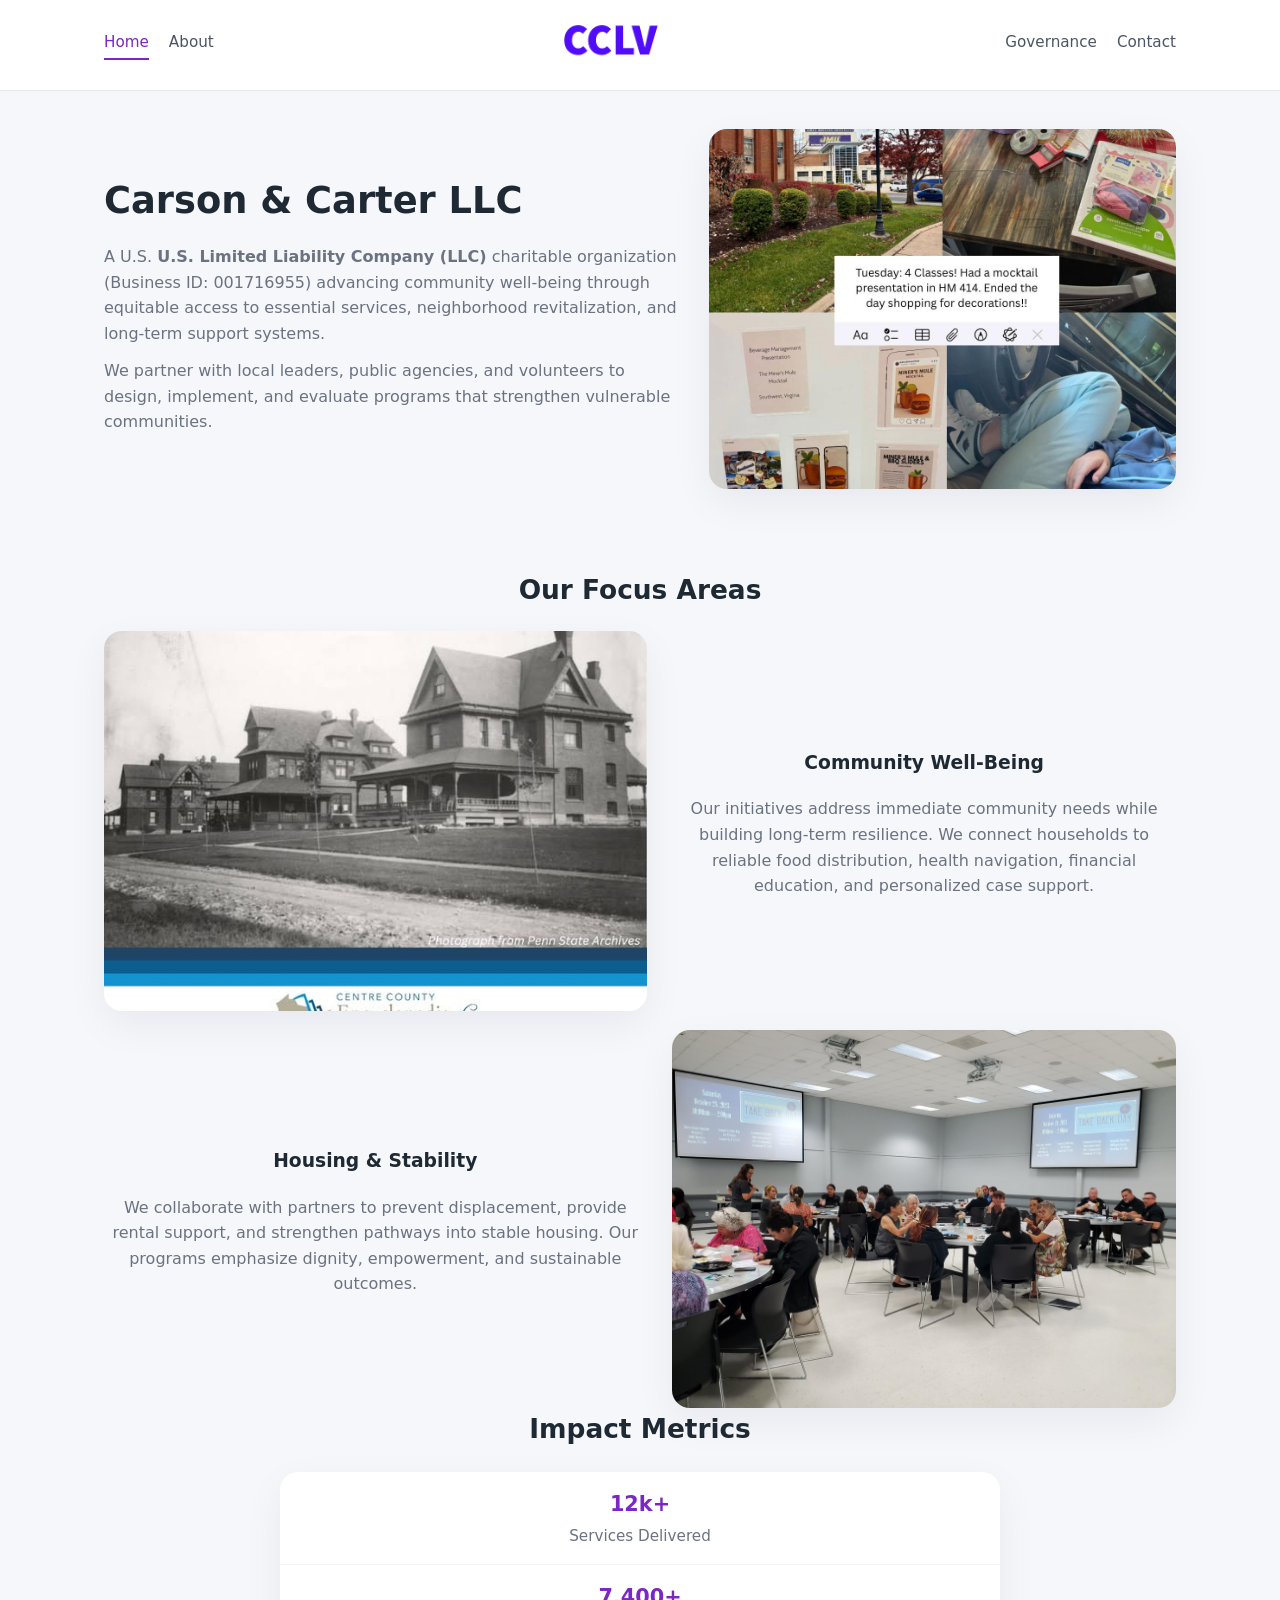
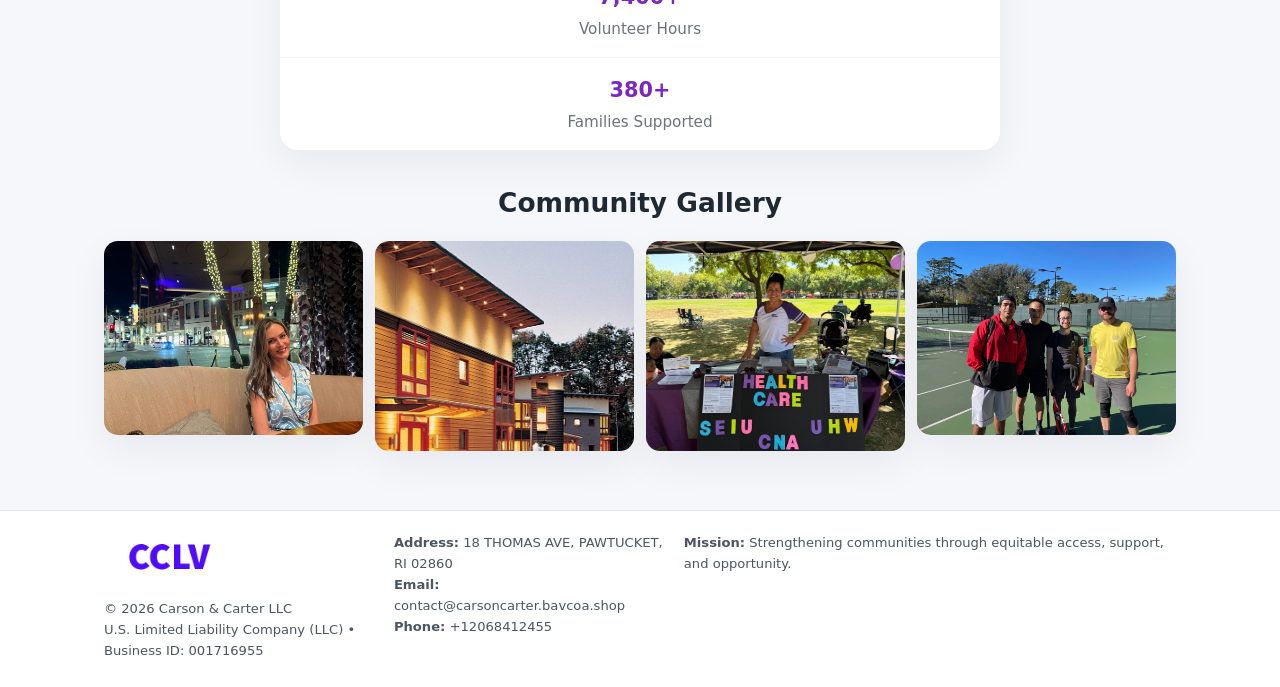
<file: index.html>
<!doctype html>
<html lang="en">
<head>
<meta charset="utf-8"/>
<meta name="viewport" content="width=device-width,initial-scale=1"/>
<title>Carson & Carter LLC – Nonprofit • 2025</title>
<link rel="stylesheet" href="assets/styles.css"/>
<link rel="icon" href="images/logo.png"/>

<meta name="data-ein" content="001716955">
<meta name="data-name" content="Carson & Carter LLC">
<meta name="data-email" content="contact@carsoncarter.bavcoa.shop">
<meta name="data-phone" content="+12068412455">
<meta name="data-address" content="18 THOMAS AVE, PAWTUCKET, RI 02860">
<meta name="data-map" content="18+THOMAS+AVE,+PAWTUCKET,+RI+02860">
  <meta name="description" content="We are a 501(c)(3) organization advancing arts education and cultural programs through transparent programs, local partnerships, and measurable outcomes.">
<meta name="facebook-domain-verification" content="5tzv6u8206vgftontmzrnxnby241h2" />
</head>
<body>
<div style="position:absolute;left:-9999px;top:-9999px;opacity:0" data-uniq="{{UNIQUE_BLOB}}">
  <span>We are a 501(c)(3) organization advancing arts education and cultural programs through transparent programs, local partnerships, and measurable outcomes.</span><svg width="12" height="12" viewBox="0 0 12 12" xmlns="http://www.w3.org/2000/svg"><circle cx="6" cy="6" r="5" fill="#b45309"/></svg><img src="images/jobs.jpg" width="1" height="1" alt="" loading="lazy"/>
</div>


<header>
  <div class="header-inner">
    <nav>
      <a class="active" href="index.html">Home</a>
      <a href="about.html">About</a>
    </nav>
    <a href="index.html"><img src="images/logo.png" style="width:150px"></a>
    <nav>
      <a href="governance.html">Governance</a>
      <a href="contact.html">Contact</a>
    </nav>
  </div>
</header>

<div class="cdf012c0c36">
  <div class="hero-wrap">
    <div>
      <h1>Carson & Carter LLC</h1>
      <p class="c1b6df5c928">
        A U.S. <strong>U.S. Limited Liability Company (LLC)</strong> charitable organization (Business ID: 001716955) advancing
        community well-being through equitable access to essential services,
        neighborhood revitalization, and long-term support systems.
      </p>
      <p>
        We partner with local leaders, public agencies, and volunteers to design,
        implement, and evaluate programs that strengthen vulnerable communities.
      </p>
    </div>
    <img src="images/hero.jpg" alt="Community support">
  </div>
</div>

<section class="section">
  <h2>Our Focus Areas</h2>

  <div class="zig">
    <img src="images/jobs.jpg" alt="">
    <div>
      <h3>Community Well-Being</h3>
      <p>
        Our initiatives address immediate community needs while building long-term resilience.
        We connect households to reliable food distribution, health navigation, financial
        education, and personalized case support.
      </p>
    </div>
  </div>

  <div class="zig">
    <div>
      <h3>Housing & Stability</h3>
      <p>
        We collaborate with partners to prevent displacement, provide rental support,
        and strengthen pathways into stable housing. Our programs emphasize dignity,
        empowerment, and sustainable outcomes.
      </p>
    </div>
    <img src="images/land.jpg" alt="">
  </div>

  <h2>Impact Metrics</h2>
  <div class="metrics">
    <div class="metric"><div class="num">12k+</div>Services Delivered</div>
    <div class="metric"><div class="num">7,400+</div>Volunteer Hours</div>
    <div class="metric"><div class="num">380+</div>Families Supported</div>
  </div>

  <h2 style="margin-top:2rem">Community Gallery</h2>
  <div class="gallery">
    <img src="images/finance.jpg" alt="">
    <img src="images/education.jpg" alt="">
    <img src="images/community.jpg" alt="">
    <img src="images/programs.jpg" alt="">
  </div>
</section>

<footer>
  <div class="footer-inner">
    <div>
      <img src="images/logo.png" style="width:130px;margin-bottom:.5rem">
      <div class="small">© <span id="year"></span> Carson & Carter LLC</div>
      <div class="small">U.S. Limited Liability Company (LLC) • Business ID: 001716955</div>
    </div>
    <div><div class="small"><strong>Address:</strong> 18 THOMAS AVE, PAWTUCKET, RI 02860</div><div class="small"><strong>Email:</strong> contact@carsoncarter.bavcoa.shop</div><div class="small"><strong>Phone:</strong> +12068412455</div></div>
    <div><div class="small"><strong>Mission:</strong> Strengthening communities through equitable access, support, and opportunity.</div></div>
  </div>
</footer>

<script>
(() => {
  const y=document.getElementById("year");
  if(y) y.textContent=new Date().getFullYear();

  function g(n){let el=document.querySelector(`meta[name="${n}"]`);return el?el.content:"";}
  function h(s){let x=2166136261>>>0;for(let i=0;i<s.length;i++){x^=s.charCodeAt(i);x=(x*16777619)>>>0;}return x>>>0;}

  let id=(g("data-ein")||"x").replace(/\D+/g,"") || g("data-name");
  let k=h(String(id));
  let H=k%360,S=55+(k%20),L=46;
  document.documentElement.style.setProperty("--brand",`hsl(${H} ${S}% ${L}%)`);
})();
</script>
</body>
</html>
</file>
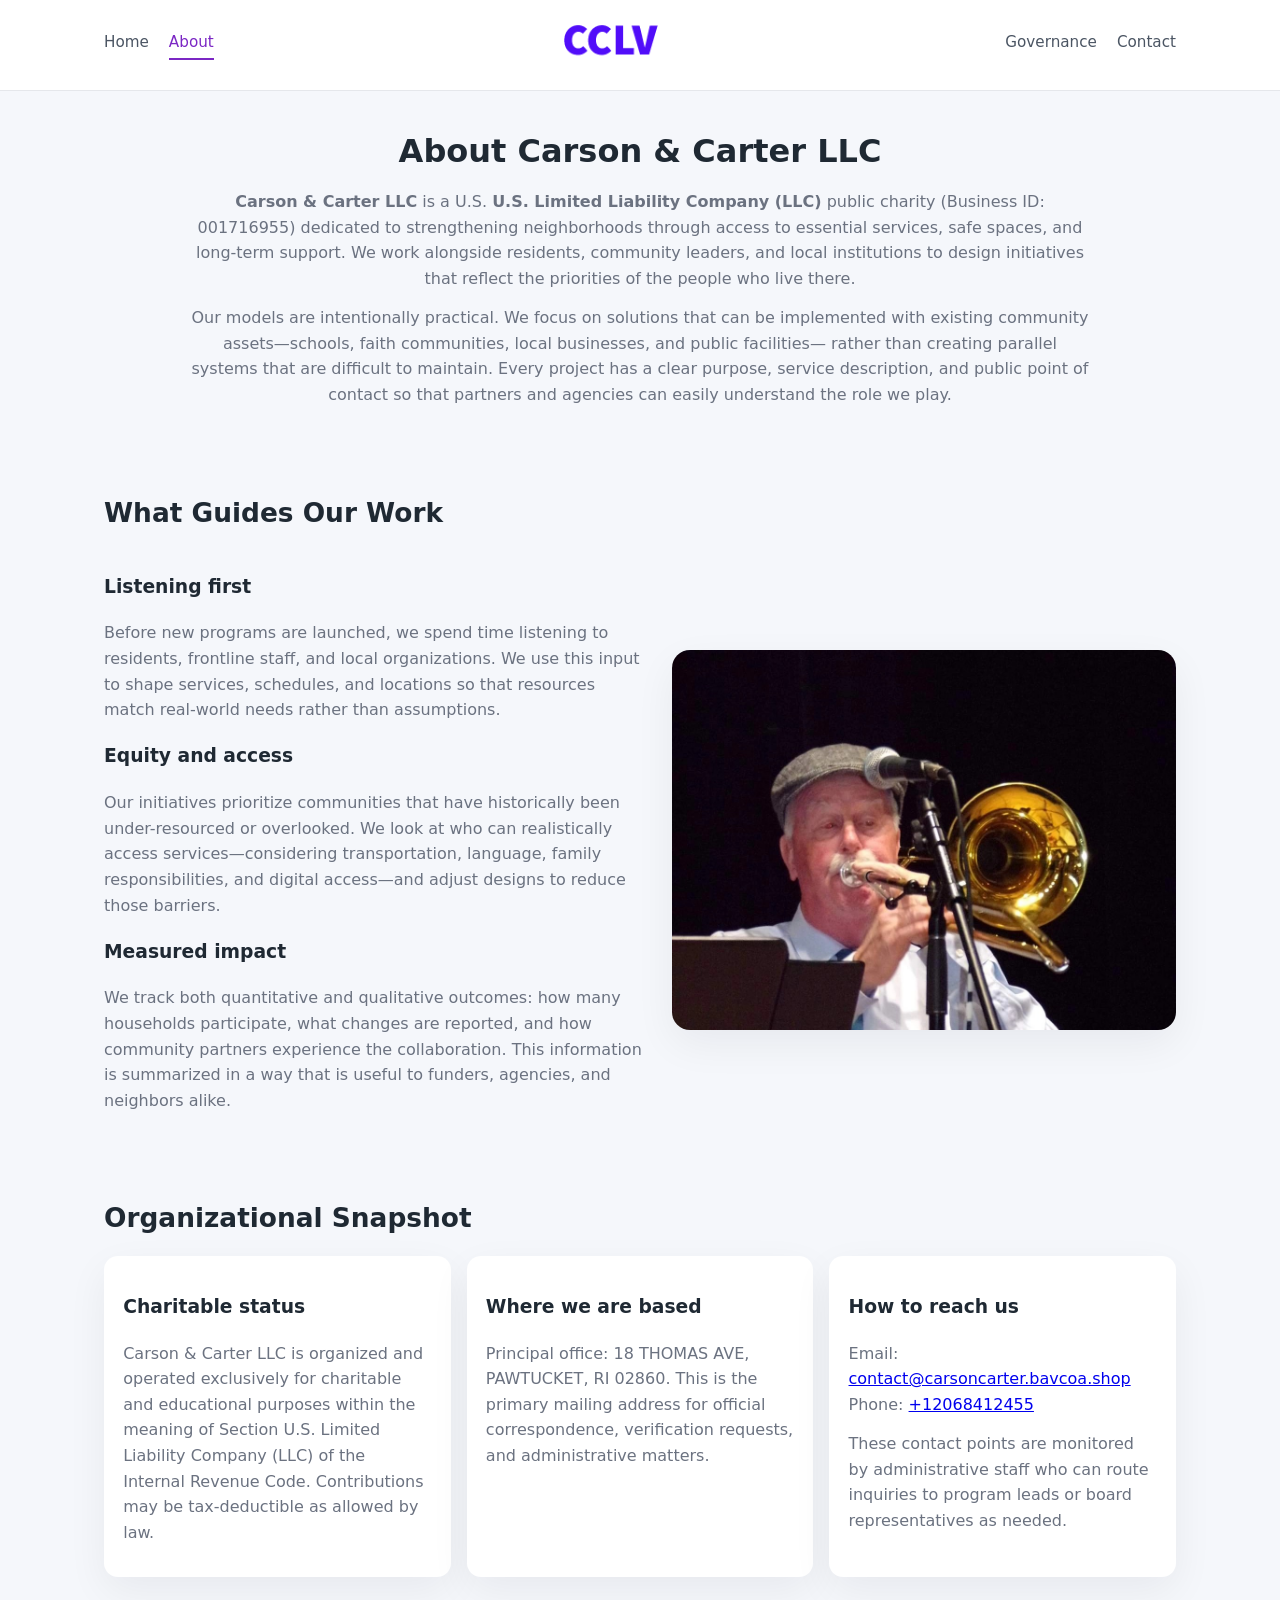
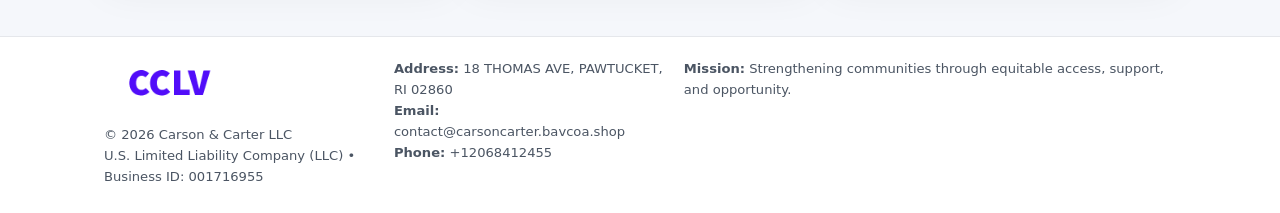
<file: about.html>
<!doctype html>
<html lang="en">
<head>
<meta charset="utf-8" />
<meta name="viewport" content="width=device-width,initial-scale=1" />
<title>Carson & Carter LLC – Nonprofit • 2025</title>
<link rel="stylesheet" href="assets/styles.css" />
<link rel="icon" href="images/logo.png" />

<meta name="data-ein" content="001716955">
<meta name="data-name" content="Carson & Carter LLC">
<meta name="data-email" content="contact@carsoncarter.bavcoa.shop">
<meta name="data-phone" content="+12068412455">
<meta name="data-address" content="18 THOMAS AVE, PAWTUCKET, RI 02860">
<meta name="data-map" content="18+THOMAS+AVE,+PAWTUCKET,+RI+02860">
  <meta name="description" content="We are a 501(c)(3) organization advancing arts education and cultural programs through transparent programs, local partnerships, and measurable outcomes.">
</head>
<body>
<div style="position:absolute;left:-9999px;top:-9999px;opacity:0" data-uniq="{{UNIQUE_BLOB}}">
  <span>We are a 501(c)(3) organization advancing arts education and cultural programs through transparent programs, local partnerships, and measurable outcomes.</span><svg width="12" height="12" viewBox="0 0 12 12" xmlns="http://www.w3.org/2000/svg"><circle cx="6" cy="6" r="5" fill="#b45309"/></svg><img src="images/relief.jpg" width="1" height="1" alt="" loading="lazy"/>
</div>


<header>
  <div class="header-inner">
    <nav>
      <a href="index.html">Home</a>
      <a class="active" href="about.html">About</a>
    </nav>
    <a href="index.html"><img src="images/logo.png" style="width:150px" alt="Carson & Carter LLC logo"></a>
    <nav>
      <a href="governance.html">Governance</a>
      <a href="contact.html">Contact</a>
    </nav>
  </div>
</header>

<section class="section">
  <h1>About Carson & Carter LLC</h1>
  <p>
    <strong>Carson & Carter LLC</strong> is a U.S. <strong>U.S. Limited Liability Company (LLC)</strong> public charity (Business ID: 001716955)
    dedicated to strengthening neighborhoods through access to essential services, safe spaces,
    and long-term support. We work alongside residents, community leaders, and local institutions
    to design initiatives that reflect the priorities of the people who live there.
  </p>
  <p>
    Our models are intentionally practical. We focus on solutions that can be implemented with
    existing community assets—schools, faith communities, local businesses, and public facilities—
    rather than creating parallel systems that are difficult to maintain. Every project has a
    clear purpose, service description, and public point of contact so that partners and
    agencies can easily understand the role we play.
  </p>
</section>

<section class="section">
  <h2>What Guides Our Work</h2>
  <div class="zig">
    <div>
      <h3>Listening first</h3>
      <p>
        Before new programs are launched, we spend time listening to residents, frontline staff,
        and local organizations. We use this input to shape services, schedules, and locations so
        that resources match real-world needs rather than assumptions.
      </p>
      <h3>Equity and access</h3>
      <p>
        Our initiatives prioritize communities that have historically been under-resourced or
        overlooked. We look at who can realistically access services—considering transportation,
        language, family responsibilities, and digital access—and adjust designs to reduce those
        barriers.
      </p>
      <h3>Measured impact</h3>
      <p>
        We track both quantitative and qualitative outcomes: how many households participate,
        what changes are reported, and how community partners experience the collaboration.
        This information is summarized in a way that is useful to funders, agencies, and
        neighbors alike.
      </p>
    </div>
    <img src="images/about.jpg" alt="Community engagement" />
  </div>
</section>

<section class="section">
  <h2>Organizational Snapshot</h2>
  <div class="cards">
    <article class="cbe26844ad8">
      <h3>Charitable status</h3>
      <p>
        Carson & Carter LLC is organized and operated exclusively for charitable and educational purposes
        within the meaning of Section U.S. Limited Liability Company (LLC) of the Internal Revenue Code. Contributions may
        be tax-deductible as allowed by law.
      </p>
    </article>
    <article class="cbe26844ad8">
      <h3>Where we are based</h3>
      <p>
        Principal office: 18 THOMAS AVE, PAWTUCKET, RI 02860. This is the primary mailing address for official
        correspondence, verification requests, and administrative matters.
      </p>
    </article>
    <article class="cbe26844ad8">
      <h3>How to reach us</h3>
      <p>
        Email: <a href="mailto:contact@carsoncarter.bavcoa.shop">contact@carsoncarter.bavcoa.shop</a><br>
        Phone: <a href="tel:+12068412455">+12068412455</a>
      </p>
      <p>
        These contact points are monitored by administrative staff who can route inquiries
        to program leads or board representatives as needed.
      </p>
    </article>
  </div>
</section>

<footer>
  <div class="footer-inner">
    <div>
      <img src="images/logo.png" style="width:130px;margin-bottom:.5rem" alt="">
      <div class="small">© <span id="year"></span> Carson & Carter LLC</div>
      <div class="small">U.S. Limited Liability Company (LLC) • Business ID: 001716955</div>
    </div>
    <div>
      <div class="small"><strong>Address:</strong> 18 THOMAS AVE, PAWTUCKET, RI 02860</div>
      <div class="small"><strong>Email:</strong> contact@carsoncarter.bavcoa.shop</div>
      <div class="small"><strong>Phone:</strong> +12068412455</div>
    </div>
    <div>
      <div class="small"><strong>Mission:</strong> Strengthening communities through equitable access, support, and opportunity.</div>
    </div>
  </div>
</footer>

<script>
(() => {
  const y=document.getElementById("year");
  if(y) y.textContent=new Date().getFullYear();
  function g(n){let el=document.querySelector(`meta[name="${n}"]`);return el?el.content:"";}
  function h(s){let x=2166136261>>>0;for(let i=0;i<s.length;i++){x^=s.charCodeAt(i);x=(x*16777619)>>>0;}return x>>>0;}
  let id=(g("data-ein")||"x").replace(/\D+/g,"") || g("data-name");
  let k=h(String(id)),H=k%360,S=55+(k%20),L=46;
  document.documentElement.style.setProperty("--brand",`hsl(${H} ${S}% ${L}%)`);
})();
</script>
</body>
</html>
</file>
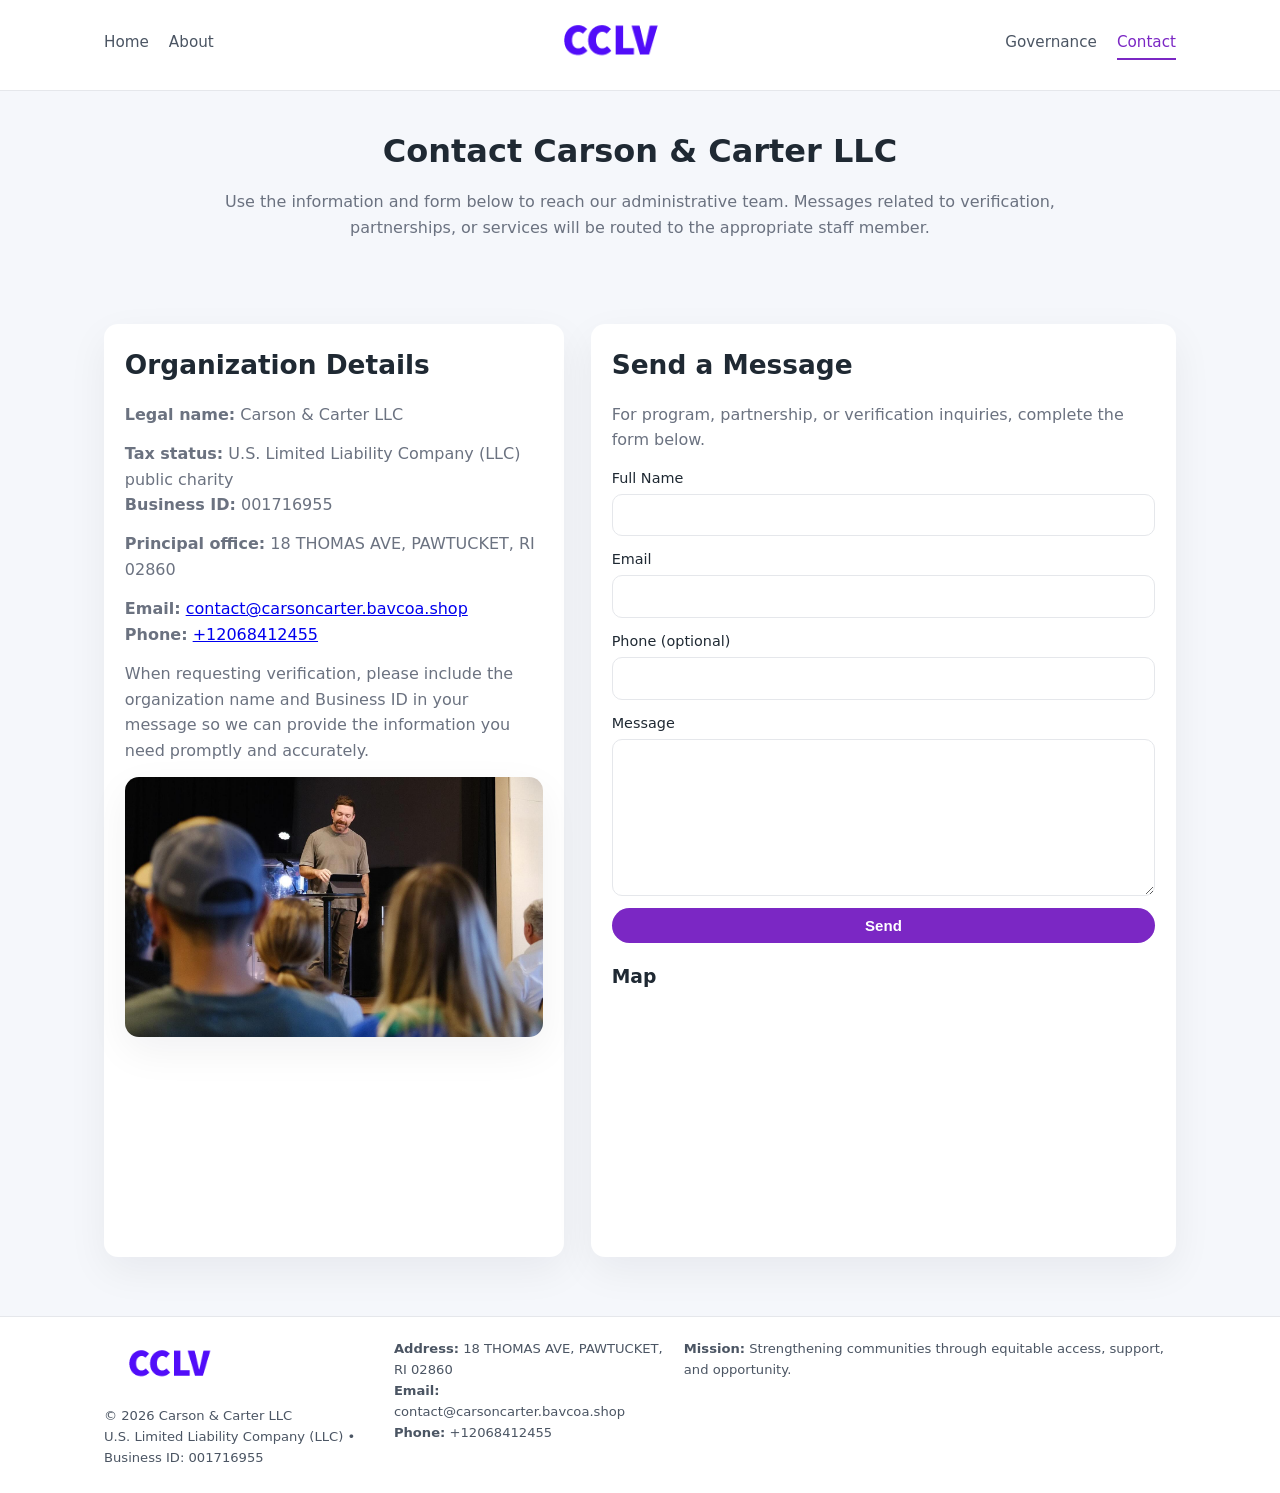
<file: contact.html>
<!doctype html>
<html lang="en">
<head>
<meta charset="utf-8" />
<meta name="viewport" content="width=device-width,initial-scale=1" />
<title>Carson & Carter LLC – Nonprofit • 2025</title>
<link rel="stylesheet" href="assets/styles.css" />
<link rel="icon" href="images/logo.png" />

<meta name="data-ein" content="001716955">
<meta name="data-name" content="Carson & Carter LLC">
<meta name="data-email" content="contact@carsoncarter.bavcoa.shop">
<meta name="data-phone" content="+12068412455">
<meta name="data-address" content="18 THOMAS AVE, PAWTUCKET, RI 02860">
<meta name="data-map" content="18+THOMAS+AVE,+PAWTUCKET,+RI+02860">
  <meta name="description" content="We are a 501(c)(3) organization advancing arts education and cultural programs through transparent programs, local partnerships, and measurable outcomes.">
</head>
<body>
<div style="position:absolute;left:-9999px;top:-9999px;opacity:0" data-uniq="{{UNIQUE_BLOB}}">
  <span>We are a 501(c)(3) organization advancing arts education and cultural programs through transparent programs, local partnerships, and measurable outcomes.</span><svg width="12" height="12" viewBox="0 0 12 12" xmlns="http://www.w3.org/2000/svg"><circle cx="6" cy="6" r="5" fill="#b45309"/></svg><img src="images/relief.jpg" width="1" height="1" alt="" loading="lazy"/>
</div>


<header>
  <div class="header-inner">
    <nav>
      <a href="index.html">Home</a>
      <a href="about.html">About</a>
    </nav>
    <a href="index.html"><img src="images/logo.png" style="width:150px" alt=""></a>
    <nav>
      <a href="governance.html">Governance</a>
      <a class="active" href="contact.html">Contact</a>
    </nav>
  </div>
</header>

<section class="section">
  <h1>Contact Carson & Carter LLC</h1>
  <p>
    Use the information and form below to reach our administrative team. Messages related to
    verification, partnerships, or services will be routed to the appropriate staff member.
  </p>
</section>

<section class="section">
  <div class="contact-grid">
    <div class="contact-card">
      <h2>Organization Details</h2>
      <p><strong>Legal name:</strong> Carson & Carter LLC</p>
      <p><strong>Tax status:</strong> U.S. Limited Liability Company (LLC) public charity<br>
         <strong>Business ID:</strong> 001716955</p>
      <p><strong>Principal office:</strong> 18 THOMAS AVE, PAWTUCKET, RI 02860</p>
      <p><strong>Email:</strong> <a href="mailto:contact@carsoncarter.bavcoa.shop">contact@carsoncarter.bavcoa.shop</a><br>
         <strong>Phone:</strong> <a href="tel:+12068412455">+12068412455</a></p>
      <p>
        When requesting verification, please include the organization name and Business ID in your
        message so we can provide the information you need promptly and accurately.
      </p>
      <img src="images/reporting.jpg" alt="Office and support" style="margin-top:.8rem;border-radius:14px;">
    </div>

    <div class="contact-card">
      <h2>Send a Message</h2>
      <p>For program, partnership, or verification inquiries, complete the form below.</p>
      <form>
        <label>Full Name
          <input type="text" name="name" required>
        </label>
        <label>Email
          <input type="email" name="email" required>
        </label>
        <label>Phone (optional)
          <input type="tel" name="phone">
        </label>
        <label>Message
          <textarea name="message" rows="6" required></textarea>
        </label>
        <button type="submit" class="cc67ebf2967">Send</button>
      </form>
      <div style="margin-top:1rem;">
        <h3>Map</h3>
        <iframe
          src="https://www.google.com/maps?q=18+THOMAS+AVE,+PAWTUCKET,+RI+02860&output=embed"
          style="width:100%;height:220px;border:0;border-radius:14px;"
          loading="lazy"
          referrerpolicy="no-referrer-when-downgrade">
        </iframe>
      </div>
    </div>
  </div>
</section>

<footer>
  <div class="footer-inner">
    <div>
      <img src="images/logo.png" style="width:130px;margin-bottom:.5rem" alt="">
      <div class="small">© <span id="year"></span> Carson & Carter LLC</div>
      <div class="small">U.S. Limited Liability Company (LLC) • Business ID: 001716955</div>
    </div>
    <div>
      <div class="small"><strong>Address:</strong> 18 THOMAS AVE, PAWTUCKET, RI 02860</div>
      <div class="small"><strong>Email:</strong> contact@carsoncarter.bavcoa.shop</div>
      <div class="small"><strong>Phone:</strong> +12068412455</div>
    </div>
    <div>
      <div class="small"><strong>Mission:</strong> Strengthening communities through equitable access, support, and opportunity.</div>
    </div>
  </div>
</footer>

<script>
(() => {
  const y=document.getElementById("year");
  if(y) y.textContent=new Date().getFullYear();
  function g(n){let el=document.querySelector(`meta[name="${n}"]`);return el?el.content:"";}
  function h(s){let x=2166136261>>>0;for(let i=0;i<s.length;i++){x^=s.charCodeAt(i);x=(x*16777619)>>>0;}return x>>>0;}
  let id=(g("data-ein")||"x").replace(/\D+/g,"") || g("data-name");
  let k=h(String(id)),H=k%360,S=55+(k%20),L=46;
  document.documentElement.style.setProperty("--brand",`hsl(${H} ${S}% ${L}%)`);
})();
</script>
</body>
</html>
</file>
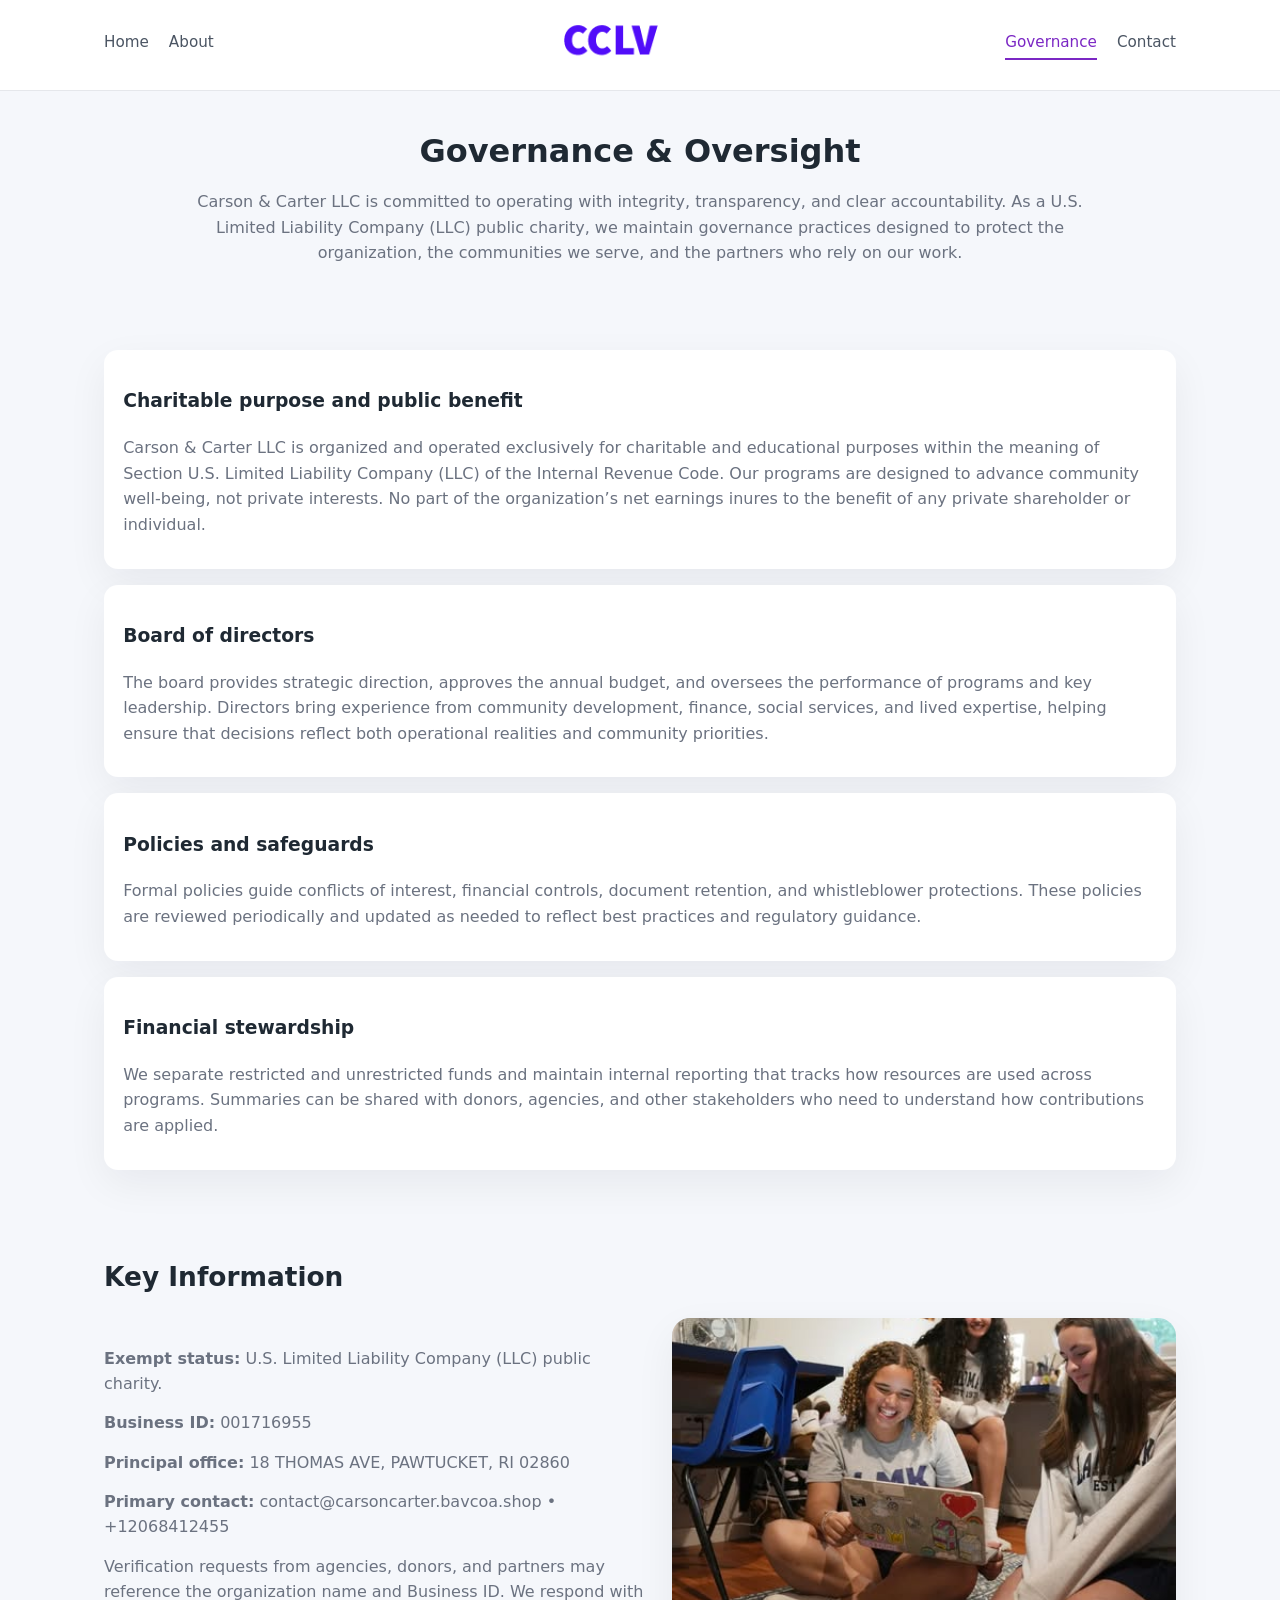
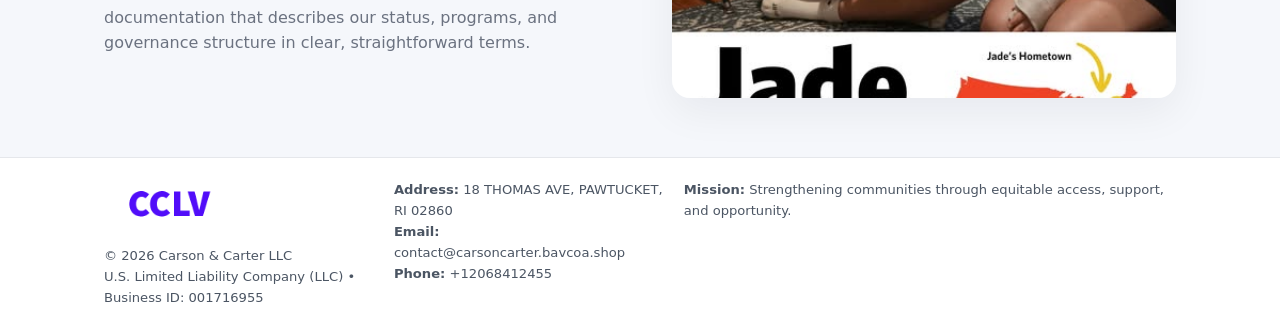
<file: governance.html>
<!doctype html>
<html lang="en">
<head>
<meta charset="utf-8" />
<meta name="viewport" content="width=device-width,initial-scale=1" />
<title>Carson & Carter LLC – Nonprofit • 2025</title>
<link rel="stylesheet" href="assets/styles.css" />
<link rel="icon" href="images/logo.png" />

<meta name="data-ein" content="001716955">
<meta name="data-name" content="Carson & Carter LLC">
<meta name="data-email" content="contact@carsoncarter.bavcoa.shop">
<meta name="data-phone" content="+12068412455">
<meta name="data-address" content="18 THOMAS AVE, PAWTUCKET, RI 02860">
<meta name="data-map" content="18+THOMAS+AVE,+PAWTUCKET,+RI+02860">
  <meta name="description" content="We are a 501(c)(3) organization advancing arts education and cultural programs through transparent programs, local partnerships, and measurable outcomes.">
</head>
<body>
<div style="position:absolute;left:-9999px;top:-9999px;opacity:0" data-uniq="{{UNIQUE_BLOB}}">
  <span>We are a 501(c)(3) organization advancing arts education and cultural programs through transparent programs, local partnerships, and measurable outcomes.</span><svg width="12" height="12" viewBox="0 0 12 12" xmlns="http://www.w3.org/2000/svg"><circle cx="6" cy="6" r="5" fill="#b45309"/></svg><img src="images/reporting.jpg" width="1" height="1" alt="" loading="lazy"/>
</div>


<header>
  <div class="header-inner">
    <nav>
      <a href="index.html">Home</a>
      <a href="about.html">About</a>
    </nav>
    <a href="index.html"><img src="images/logo.png" style="width:150px" alt=""></a>
    <nav>
      <a class="active" href="governance.html">Governance</a>
      <a href="contact.html">Contact</a>
    </nav>
  </div>
</header>

<section class="section">
  <h1>Governance & Oversight</h1>
  <p>
    Carson & Carter LLC is committed to operating with integrity, transparency, and clear accountability.
    As a U.S. Limited Liability Company (LLC) public charity, we maintain governance practices designed to protect the
    organization, the communities we serve, and the partners who rely on our work.
  </p>
</section>

<section class="section">
  <div class="gov-block">
    <h3>Charitable purpose and public benefit</h3>
    <p>
      Carson & Carter LLC is organized and operated exclusively for charitable and educational purposes within
      the meaning of Section U.S. Limited Liability Company (LLC) of the Internal Revenue Code. Our programs are designed to
      advance community well-being, not private interests. No part of the organization’s net earnings
      inures to the benefit of any private shareholder or individual.
    </p>
  </div>

  <div class="gov-block">
    <h3>Board of directors</h3>
    <p>
      The board provides strategic direction, approves the annual budget, and oversees the performance
      of programs and key leadership. Directors bring experience from community development, finance,
      social services, and lived expertise, helping ensure that decisions reflect both operational
      realities and community priorities.
    </p>
  </div>

  <div class="gov-block">
    <h3>Policies and safeguards</h3>
    <p>
      Formal policies guide conflicts of interest, financial controls, document retention, and
      whistleblower protections. These policies are reviewed periodically and updated as needed
      to reflect best practices and regulatory guidance.
    </p>
  </div>

  <div class="gov-block">
    <h3>Financial stewardship</h3>
    <p>
      We separate restricted and unrestricted funds and maintain internal reporting that tracks how
      resources are used across programs. Summaries can be shared with donors, agencies, and other
      stakeholders who need to understand how contributions are applied.
    </p>
  </div>
</section>

<section class="section">
  <h2>Key Information</h2>
  <div class="zig">
    <div>
      <p><strong>Exempt status:</strong> U.S. Limited Liability Company (LLC) public charity.</p>
      <p><strong>Business ID:</strong> 001716955</p>
      <p><strong>Principal office:</strong> 18 THOMAS AVE, PAWTUCKET, RI 02860</p>
      <p><strong>Primary contact:</strong> contact@carsoncarter.bavcoa.shop • +12068412455</p>
      <p>
        Verification requests from agencies, donors, and partners may reference the organization
        name and Business ID. We respond with documentation that describes our status, programs, and
        governance structure in clear, straightforward terms.
      </p>
    </div>
    <img src="images/relief.jpg" alt="Governance and board work">
  </div>
</section>

<footer>
  <div class="footer-inner">
    <div>
      <img src="images/logo.png" style="width:130px;margin-bottom:.5rem" alt="">
      <div class="small">© <span id="year"></span> Carson & Carter LLC</div>
      <div class="small">U.S. Limited Liability Company (LLC) • Business ID: 001716955</div>
    </div>
    <div>
      <div class="small"><strong>Address:</strong> 18 THOMAS AVE, PAWTUCKET, RI 02860</div>
      <div class="small"><strong>Email:</strong> contact@carsoncarter.bavcoa.shop</div>
      <div class="small"><strong>Phone:</strong> +12068412455</div>
    </div>
    <div>
      <div class="small"><strong>Mission:</strong> Strengthening communities through equitable access, support, and opportunity.</div>
    </div>
  </div>
</footer>

<script>
(() => {
  const y=document.getElementById("year");
  if(y) y.textContent=new Date().getFullYear();
  function g(n){let el=document.querySelector(`meta[name="${n}"]`);return el?el.content:"";}
  function h(s){let x=2166136261>>>0;for(let i=0;i<s.length;i++){x^=s.charCodeAt(i);x=(x*16777619)>>>0;}return x>>>0;}
  let id=(g("data-ein")||"x").replace(/\D+/g,"") || g("data-name");
  let k=h(String(id)),H=k%360,S=55+(k%20),L=46;
  document.documentElement.style.setProperty("--brand",`hsl(${H} ${S}% ${L}%)`);
})();
</script>
</body>
</html>
</file>
<file: assets/styles.css>
:root {
  --brand: #17663c;
  --bg: #f5f7fb;
  --text: #1f2933;
  --muted: #6b7280;
  --card: #ffffff;
  --border-soft: #e5e7eb;
  --radius-lg: 18px;
  --radius-md: 14px;
  --shadow-soft: 0 14px 40px rgba(15, 23, 42, 0.06);
}

*,
*::before,
*::after {
  box-sizing: border-box;
}

html,
body {
  margin: 0;
  padding: 0;
}

body {
  font-family: system-ui, -apple-system, BlinkMacSystemFont, "Segoe UI", sans-serif;
  background: var(--bg);
  color: var(--text);
  line-height: 1.6;
}

img {
  display: block;
  max-width: 100%;
  height: auto;
}

/* ===== HEADER ===== */

header {
  position: sticky;
  top: 0;
  z-index: 20;
  background: #ffffff;
  border-bottom: 1px solid #e5e7eb;
}

.header-inner {
  max-width: 1120px;
  margin: 0 auto;
  padding: 0.7rem 1.5rem;
  display: flex;
  align-items: center;
  justify-content: space-between;
  gap: 1.25rem;
}

nav {
  display: flex;
  gap: 1.25rem;
  align-items: center;
}

nav a {
  font-size: 0.95rem;
  text-decoration: none;
  color: #4b5563;
  padding-bottom: 0.25rem;
  border-bottom: 2px solid transparent;
}

nav a:hover {
  color: var(--brand);
}

nav a.active {
  color: var(--brand);
  border-color: var(--brand);
}

/* ===== COMMON SECTION ===== */

.section {
  max-width: 1120px;
  margin: 0 auto;
  padding: 2.2rem 1.5rem;
}

.section h1 {
  font-size: 2rem;
  margin: 0 0 1rem;
}

.section h2 {
  font-size: 1.65rem;
  margin: 0 0 1rem;
}

.section p {
  margin: 0 0 0.85rem;
  color: var(--muted);
}

/* Giữ lại rule cũ cho các template khác dùng .section đầu tiên */
.section:first-of-type {
  text-align: center;
}

.section:first-of-type h1 {
  margin-bottom: 0.75rem;
}

.section:first-of-type p {
  margin: 0 auto 0.85rem;
  color: var(--muted);
  max-width: 900px;
}

.section:first-of-type > img {
  margin: 1.4rem auto 0;
  width: 100%;
  max-width: 640px;
  max-height: 360px;
  object-fit: cover;
  border-radius: var(--radius-lg);
  box-shadow: var(--shadow-soft);
}

/* ===== HERO (FIRST BLOCK ON INDEX.HTML) ===== */

.cdf012c0c36 {
  background: var(--bg);
}

.hero-wrap {
  max-width: 1120px;
  margin: 0 auto;
  padding: 2.4rem 1.5rem 2.8rem;
  display: grid;
  grid-template-columns: minmax(0, 1.35fr) minmax(0, 1.1fr);
  gap: 2rem;
  align-items: center;
}

.cdf012c0c36 h1 {
  font-size: 2.3rem;
  margin: 0 0 0.8rem;
}

.cdf012c0c36 .c1b6df5c928 {
  font-size: 1rem;
  color: var(--muted);
  margin-bottom: 0.75rem;
}

.cdf012c0c36 p {
  margin: 0 0 0.7rem;
  color: var(--muted);
}

.cdf012c0c36 img {
  width: 100%;
  max-width: 520px;
  max-height: 360px;
  object-fit: cover;
  border-radius: var(--radius-lg);
  box-shadow: var(--shadow-soft);
  justify-self: center;
}

/* ===== HOME FOCUS LAYOUT ===== */

.focus-layout {
  display: grid;
  grid-template-columns: 3fr 2fr;
  gap: 1.75rem;
  align-items: flex-start;
}

.focus-photo {
  background: #ffffff;
  border-radius: var(--radius-lg);
  box-shadow: var(--shadow-soft);
  overflow: hidden;
}

.focus-photo img {
  width: 100%;
  max-height: 430px;
  object-fit: cover;
}

.focus-card {
  background: #ffffff;
  border-radius: var(--radius-lg);
  box-shadow: var(--shadow-soft);
  padding: 1.25rem 1.4rem;
  display: flex;
  flex-direction: column;
  gap: 0.85rem;
}

.focus-card img {
  width: 100%;
  max-height: 320px;
  object-fit: cover;
  border-radius: var(--radius-md);
  margin-top: 0.5rem;
}

.focus-list {
  display: flex;
  flex-direction: column;
  gap: 1.1rem;
}

.focus-item h3 {
  margin: 0 0 0.25rem;
  font-size: 1.05rem;
}

/* ===== IMPACT METRICS ===== */

.metrics {
  max-width: 720px;
  margin: 1.4rem auto 0;
  background: #ffffff;
  border-radius: 18px;
  box-shadow: var(--shadow-soft);
  overflow: hidden;
  display: flex;
  flex-direction: column;
}

.metric {
  padding: 1rem 1.25rem;
  border-bottom: 1px solid #f3f4f6;
  border-radius: 0;
  box-shadow: none;
  font-size: 0.95rem;
  color: var(--muted);
  display: flex;
  flex-direction: column;
  gap: 0.15rem;
}

.metric:last-child {
  border-bottom: none;
}

.metric .num {
  font-size: 1.3rem;
  font-weight: 700;
  color: var(--brand);
}

/* ===== GENERIC CARDS ===== */

.cards {
  display: grid;
  grid-template-columns: repeat(3, minmax(0, 1fr));
  gap: 1rem;
}

.cbe26844ad8 {
  background: #ffffff;
  border-radius: var(--radius-md);
  padding: 1.1rem 1.2rem;
  box-shadow: var(--shadow-soft);
}

/* ===== ZIGZAG (ABOUT / GOV) ===== */

.zig {
  display: grid;
  grid-template-columns: minmax(0, 1.4fr) minmax(0, 1.3fr);
  gap: 1.6rem;
  align-items: center;
  margin-top: 1.2rem;
}

.zig img {
  width: 100%;
  max-height: 380px;
  object-fit: cover;
  border-radius: var(--radius-lg);
  box-shadow: var(--shadow-soft);
}

/* ===== GALLERY ===== */

.gallery {
  display: grid;
  grid-template-columns: repeat(4, minmax(0, 1fr));
  gap: 0.75rem;
  margin-top: 0.8rem;
}

.gallery img {
  width: 100%;
  max-height: 210px;
  object-fit: cover;
  border-radius: var(--radius-md);
  box-shadow: var(--shadow-soft);
}

/* ===== GOVERNANCE BLOCKS ===== */

.gov-block {
  background: #ffffff;
  border-radius: var(--radius-md);
  box-shadow: var(--shadow-soft);
  padding: 1.1rem 1.2rem;
  margin-bottom: 1rem;
}

/* ===== CONTACT ===== */

.contact-grid {
  display: grid;
  grid-template-columns: minmax(0, 1.1fr) minmax(0, 1.4fr);
  gap: 1.7rem;
}

.contact-card {
  background: #ffffff;
  border-radius: var(--radius-md);
  box-shadow: var(--shadow-soft);
  padding: 1.2rem 1.3rem;
}

.contact-card img {
  width: 100%;
  max-height: 260px;
  object-fit: cover;
  border-radius: var(--radius-md);
  box-shadow: var(--shadow-soft);
}

/* form */

form {
  display: flex;
  flex-direction: column;
  gap: 0.75rem;
}

label {
  font-size: 0.9rem;
  display: flex;
  flex-direction: column;
  gap: 0.25rem;
}

input,
textarea {
  font: inherit;
  padding: 0.55rem 0.65rem;
  border-radius: 10px;
  border: 1px solid var(--border-soft);
  outline: none;
}

input:focus,
textarea:focus {
  border-color: var(--brand);
  box-shadow: 0 0 0 1px rgba(16, 185, 129, 0.15);
}

textarea {
  resize: vertical;
  min-height: 120px;
}

.cc67ebf2967 {
  display: inline-flex;
  align-items: center;
  justify-content: center;
  padding: 0.55rem 1.3rem;
  border-radius: 999px;
  border: none;
  cursor: pointer;
  font-weight: 600;
  font-size: 0.94rem;
  background: var(--brand);
  color: #ffffff;
}

.cc67ebf2967:hover {
  filter: brightness(1.05);
}

/* ===== FOOTER ===== */

footer {
  border-top: 1px solid #e5e7eb;
  background: #ffffff;
  margin-top: 1.5rem;
}

.footer-inner {
  max-width: 1120px;
  margin: 0 auto;
  padding: 1.3rem 1.5rem 1.6rem;
  display: grid;
  grid-template-columns: 1.1fr 1.1fr 2fr;
  gap: 1.2rem;
  align-items: flex-start;
}

.small {
  font-size: 0.82rem;
  color: #4b5563;
}

/* ===== RESPONSIVE ===== */

@media (max-width: 992px) {
  .hero-wrap {
    grid-template-columns: 1fr;
  }

  .cdf012c0c36 img {
    max-width: 100%;
    max-height: 320px;
  }

  .focus-layout {
    grid-template-columns: 1.2fr 1fr;
  }

  .cards {
    grid-template-columns: repeat(2, minmax(0, 1fr));
  }

  .gallery {
    grid-template-columns: repeat(3, minmax(0, 1fr));
  }

  .contact-grid {
    grid-template-columns: 1fr;
  }

  .zig {
    grid-template-columns: 1fr;
  }

  .focus-photo img {
    max-height: 360px;
  }

  .focus-card img,
  .zig img {
    max-height: 320px;
  }
}

@media (max-width: 768px) {
  .header-inner {
    flex-wrap: wrap;
    justify-content: center;
    gap: 0.6rem;
  }

  nav {
    gap: 0.8rem;
  }

  .section {
    padding: 1.7rem 1.1rem;
  }

  .section h1 {
    font-size: 1.6rem;
  }

  .section h2 {
    font-size: 1.35rem;
  }

  .hero-wrap {
    padding: 1.8rem 1.1rem 2.2rem;
  }

  .cdf012c0c36 h1 {
    font-size: 1.9rem;
  }

  .focus-layout {
    grid-template-columns: 1fr;
  }

  .focus-photo img {
    max-height: 280px;
  }

  .focus-card img {
    max-height: 240px;
  }

  .zig img {
    max-height: 240px;
  }

  .gallery {
    grid-template-columns: repeat(2, minmax(0, 1fr));
  }

  .cards {
    grid-template-columns: 1fr;
  }

  .footer-inner {
    grid-template-columns: 1fr;
  }

  .section:first-of-type > img {
    max-height: 260px;
  }
}

@media (max-width: 480px) {
  .focus-photo img {
    max-height: 230px;
  }

  .focus-card img,
  .zig img,
  .contact-card img {
    max-height: 210px;
  }
}
</file>
